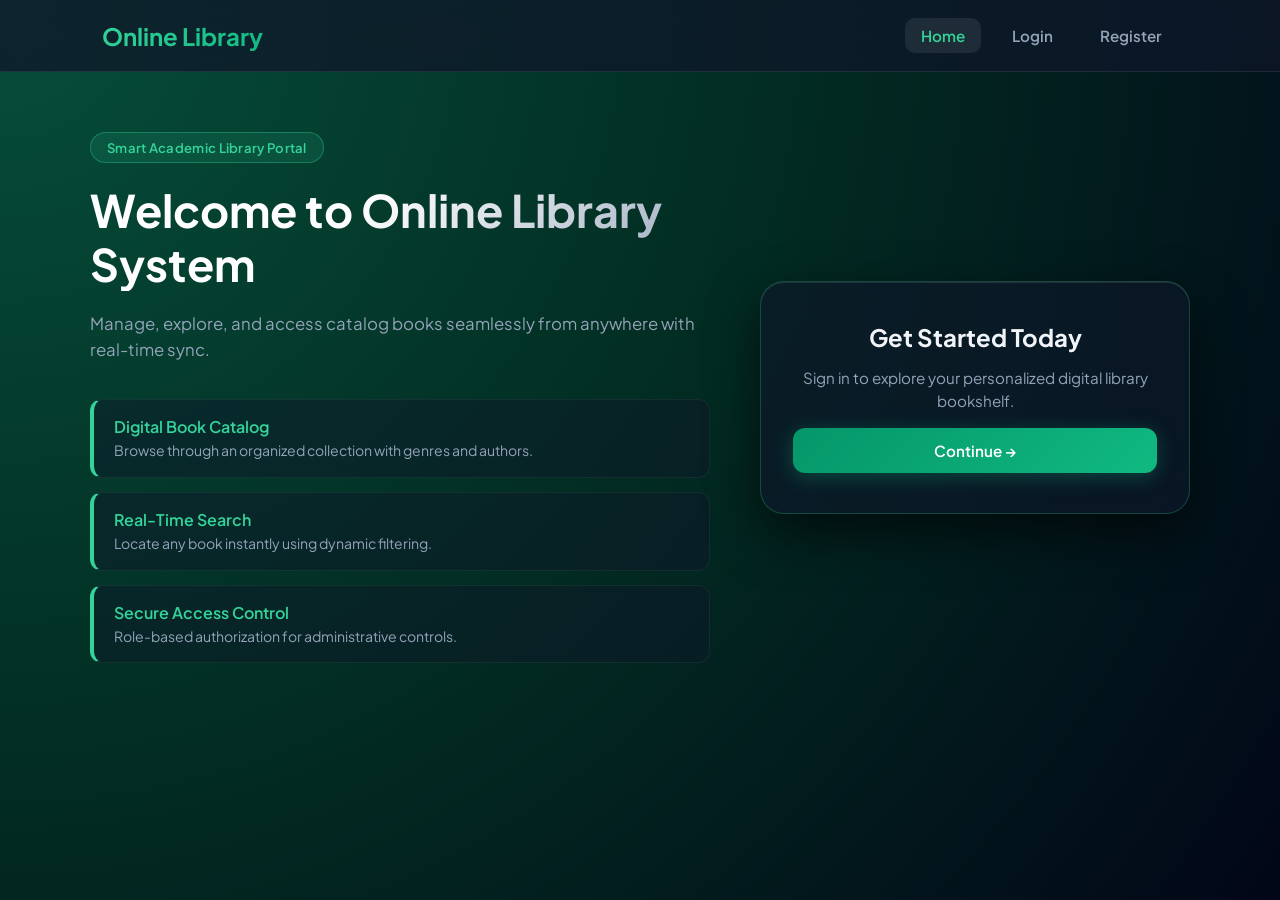
<file: index.html>
<!DOCTYPE html>
<html lang="en">
<head>
    <meta charset="UTF-8">
    <meta name="viewport" content="width=device-width, initial-scale=1.0">
    <title>Online Library System</title>
    <link rel="stylesheet" href="css/style.css">
</head>
<body class="home-bg">
    <nav>
        <h2>Online Library</h2>
        <div>
            <a href="index.html" class="active">Home</a>
            <a href="login.html">Login</a>
            <a href="register.html">Register</a>
        </div>
    </nav>

    <!-- Split Layout Hero Wrapper -->
    <main class="hero-split-wrapper">
        <!-- Left Column: Content & Description -->
        <div class="hero-left-content">
            <span class="badge-tag">Smart Academic Library Portal</span>
            <h1>Welcome to Online Library System</h1>
            <p>Manage, explore, and access catalog books seamlessly from anywhere with real-time sync.</p>
            
            <div class="features-list">
                <div class="feature-item">
                    <h4>Digital Book Catalog</h4>
                    <p>Browse through an organized collection with genres and authors.</p>
                </div>
                <div class="feature-item">
                    <h4>Real-Time Search</h4>
                    <p>Locate any book instantly using dynamic filtering.</p>
                </div>
                <div class="feature-item">
                    <h4>Secure Access Control</h4>
                    <p>Role-based authorization for administrative controls.</p>
                </div>
            </div>
        </div>

        <!-- Right Column: Action Box with Continue Button -->
        <div class="hero-right-action">
            <div class="action-card">
                <h3>Get Started Today</h3>
                <p>Sign in to explore your personalized digital library bookshelf.</p>
                <a href="login.html" class="btn btn-continue">Continue &rarr;</a>
            </div>
        </div>
    </main>
</body>
</html>
</file>
<file: css/style.css>
/* Google Fonts Import */
@import url('https://fonts.googleapis.com/css2?family=Plus+Jakarta+Sans:wght@300;400;500;600;700&display=swap');

* {
    margin: 0;
    padding: 0;
    box-sizing: border-box;
    font-family: 'Plus Jakarta Sans', sans-serif;
}

body {
    min-height: 100vh;
    color: #f8fafc;
    display: flex;
    flex-direction: column;
}

/* 🎨 Background Themes */
body.home-bg {
    background: radial-gradient(circle at top left, #064e3b, #022c22, #020617);
}

body.login-bg {
    background: radial-gradient(circle at top left, #111827, #0f172a, #030712);
}

body.register-bg {
    background: radial-gradient(circle at top left, #065f46, #0f172a, #020617);
}

body.dashboard-bg {
    background: radial-gradient(circle at top left, #0f172a, #090d16, #020617);
}

/* Navbar */
nav {
    background: rgba(15, 23, 42, 0.75);
    backdrop-filter: blur(16px);
    -webkit-backdrop-filter: blur(16px);
    border-bottom: 1px solid rgba(255, 255, 255, 0.08);
    padding: 18px 8%;
    display: flex;
    justify-content: space-between;
    align-items: center;
    position: sticky;
    top: 0;
    z-index: 100;
}

nav h2 {
    font-size: 1.5rem;
    font-weight: 700;
    background: linear-gradient(135deg, #34d399, #10b981);
    -webkit-background-clip: text;
    -webkit-text-fill-color: transparent;
}

nav div {
    display: flex;
    align-items: center;
    gap: 15px;
}

nav a {
    text-decoration: none;
    color: #94a3b8;
    font-weight: 600;
    font-size: 0.95rem;
    padding: 8px 16px;
    border-radius: 10px;
    transition: all 0.3s ease;
}

nav a:hover, nav a.active {
    background: rgba(255, 255, 255, 0.08);
    color: #34d399;
}

.user-nav {
    display: flex;
    align-items: center;
    gap: 18px;
}

.user-email {
    font-size: 0.9rem;
    color: #94a3b8;
    font-weight: 500;
}

.btn-logout {
    padding: 8px 18px;
    background: rgba(239, 68, 68, 0.15);
    border: 1px solid rgba(239, 68, 68, 0.3);
    color: #fca5a5;
    border-radius: 10px;
    font-weight: 600;
    font-size: 0.88rem;
    cursor: pointer;
    transition: all 0.3s ease;
}

.btn-logout:hover {
    background: rgba(239, 68, 68, 0.8);
    color: #ffffff;
}

/* 2-Column Split Hero Layout for Home Page */
.hero-split-wrapper {
    max-width: 1100px;
    margin: 60px auto;
    width: 90%;
    display: grid;
    grid-template-columns: 1.3fr 0.9fr;
    gap: 50px;
    align-items: center;
}

/* Left Content Column */
.hero-left-content {
    display: flex;
    flex-direction: column;
    gap: 20px;
}

.badge-tag {
    display: inline-block;
    align-self: flex-start;
    padding: 6px 16px;
    background: rgba(52, 211, 153, 0.12);
    color: #34d399;
    border: 1px solid rgba(52, 211, 153, 0.35);
    border-radius: 20px;
    font-size: 0.82rem;
    font-weight: 600;
    letter-spacing: 0.3px;
}

.hero-left-content h1 {
    font-size: 2.8rem;
    font-weight: 700;
    line-height: 1.2;
    background: linear-gradient(135deg, #ffffff 40%, #94a3b8);
    -webkit-background-clip: text;
    -webkit-text-fill-color: transparent;
}

.hero-left-content p {
    color: #94a3b8;
    font-size: 1.05rem;
    line-height: 1.6;
}

/* Minimal Feature Items */
.features-list {
    margin-top: 15px;
    display: flex;
    flex-direction: column;
    gap: 14px;
}

.feature-item {
    background: rgba(15, 23, 42, 0.45);
    padding: 16px 20px;
    border-radius: 12px;
    border: 1px solid rgba(255, 255, 255, 0.06);
    border-left: 4px solid #34d399;
    transition: all 0.3s ease;
}

.feature-item:hover {
    background: rgba(15, 23, 42, 0.7);
    transform: translateX(4px);
    border-color: rgba(52, 211, 153, 0.2);
    border-left-color: #10b981;
}

.feature-item h4 {
    font-size: 1rem;
    color: #34d399;
    font-weight: 600;
    margin-bottom: 4px;
}

.feature-item p {
    font-size: 0.88rem;
    color: #94a3b8;
    line-height: 1.4;
}

/* Right Action Column & Card */
.hero-right-action {
    display: flex;
    justify-content: center;
}

.action-card {
    background: rgba(15, 23, 42, 0.65);
    backdrop-filter: blur(20px);
    -webkit-backdrop-filter: blur(20px);
    border: 1px solid rgba(52, 211, 153, 0.25);
    border-radius: 24px;
    padding: 40px 32px;
    text-align: center;
    box-shadow: 0 20px 50px rgba(0, 0, 0, 0.6), inset 0 1px 0 rgba(255, 255, 255, 0.1);
    display: flex;
    flex-direction: column;
    gap: 15px;
    width: 100%;
}

.action-card h3 {
    font-size: 1.5rem;
    color: #f1f5f9;
}

.action-card p {
    font-size: 0.95rem;
    color: #94a3b8;
    line-height: 1.5;
}

/* 🔐 Auth Container Style */
.auth-container {
    max-width: 440px;
    margin: 80px auto;
    padding: 42px 38px;
    width: 90%;
    border-radius: 24px;
    background: rgba(15, 23, 42, 0.75);
    backdrop-filter: blur(20px);
    -webkit-backdrop-filter: blur(20px);
    border: 1px solid rgba(52, 211, 153, 0.3);
    box-shadow: 0 25px 50px -12px rgba(0, 0, 0, 0.7), 0 0 20px rgba(52, 211, 153, 0.1);
    display: flex;
    flex-direction: column;
}

.auth-title {
    font-size: 1.8rem;
    font-weight: 700;
    background: linear-gradient(135deg, #ffffff 60%, #34d399);
    -webkit-background-clip: text;
    -webkit-text-fill-color: transparent;
    margin-bottom: 8px;
    letter-spacing: -0.5px;
}

.auth-sub {
    color: #94a3b8;
    font-size: 0.88rem;
    margin-bottom: 26px;
    line-height: 1.4;
}

form {
    display: flex;
    flex-direction: column;
    gap: 18px;
    width: 100%;
}

.form-group {
    display: flex;
    flex-direction: column;
    gap: 8px;
    text-align: left;
}

.form-group label {
    font-size: 0.88rem;
    color: #cbd5e1;
    font-weight: 500;
}

input {
    width: 100%;
    padding: 13px 16px;
    background: rgba(15, 23, 42, 0.8);
    border: 1px solid rgba(255, 255, 255, 0.12);
    border-radius: 12px;
    color: #f8fafc;
    font-size: 0.95rem;
    outline: none;
    transition: all 0.3s ease;
}

input::placeholder {
    color: #64748b;
}

input:focus {
    border-color: #34d399;
    box-shadow: 0 0 0 3px rgba(52, 211, 153, 0.2);
    background: rgba(15, 23, 42, 0.95);
}

/* 📊 Dashboard Styles */
.dashboard-container {
    max-width: 1100px;
    margin: 40px auto;
    width: 90%;
    display: flex;
    flex-direction: column;
    gap: 32px;
}

.dashboard-card {
    background: rgba(15, 23, 42, 0.7);
    backdrop-filter: blur(20px);
    -webkit-backdrop-filter: blur(20px);
    border: 1px solid rgba(255, 255, 255, 0.08);
    border-radius: 20px;
    padding: 28px;
    box-shadow: 0 15px 35px rgba(0, 0, 0, 0.5);
}

.section-title {
    font-size: 1.3rem;
    font-weight: 700;
    color: #f1f5f9;
    margin-bottom: 20px;
}

/* Vertical Form Layout for Add New Book */
.form-grid {
    display: flex;
    flex-direction: column;
    gap: 16px;
}

.btn-add {
    margin-top: 10px;
    width: 100%;
}

.list-header {
    display: flex;
    justify-content: space-between;
    align-items: center;
    margin-bottom: 20px;
}

.list-header .section-title {
    margin-bottom: 0;
}

/* 🔍 Large Centered Search Bar Styling */
.search-container {
    width: 100%;
    display: flex;
    justify-content: center;
    margin-bottom: 24px;
}

.search-input-lg {
    width: 100%;
    padding: 14px 20px;
    font-size: 1rem;
    border-radius: 14px;
    background: rgba(15, 23, 42, 0.9);
    border: 1px solid rgba(52, 211, 153, 0.3);
    color: #f8fafc;
    box-shadow: 0 4px 15px rgba(0, 0, 0, 0.3);
    transition: all 0.3s ease;
}

.search-input-lg::placeholder {
    color: #94a3b8;
}

.search-input-lg:focus {
    border-color: #34d399;
    box-shadow: 0 0 0 4px rgba(52, 211, 153, 0.25);
    background: rgba(15, 23, 42, 0.95);
}

.table-wrapper {
    overflow-x: auto;
}

.book-table {
    width: 100%;
    border-collapse: collapse;
    text-align: left;
}

.book-table th {
    padding: 14px 16px;
    background: rgba(2, 6, 23, 0.5);
    color: #34d399;
    font-weight: 600;
    font-size: 0.9rem;
    border-bottom: 1px solid rgba(255, 255, 255, 0.08);
}

.book-table td {
    padding: 16px;
    border-bottom: 1px solid rgba(255, 255, 255, 0.05);
    color: #cbd5e1;
    font-size: 0.92rem;
}

.book-table tr:hover td {
    background: rgba(255, 255, 255, 0.02);
}

.text-center {
    text-align: center;
}

.action-btns {
    display: flex;
    gap: 10px;
    justify-content: center;
}

.btn-sm {
    padding: 6px 14px;
    font-size: 0.82rem;
    border-radius: 8px;
    border: none;
    font-weight: 600;
    cursor: pointer;
    transition: all 0.3s ease;
}

.btn-edit {
    background: rgba(52, 211, 153, 0.15);
    color: #34d399;
    border: 1px solid rgba(52, 211, 153, 0.3);
}

.btn-edit:hover {
    background: #10b981;
    color: #ffffff;
}

.btn-delete {
    background: rgba(239, 68, 68, 0.15);
    color: #fca5a5;
    border: 1px solid rgba(239, 68, 68, 0.3);
}

.btn-delete:hover {
    background: #ef4444;
    color: #ffffff;
}

/* Buttons */
.btn {
    display: inline-block;
    padding: 13px 24px;
    border: none;
    border-radius: 12px;
    font-weight: 600;
    font-size: 0.95rem;
    cursor: pointer;
    text-decoration: none;
    text-align: center;
    transition: all 0.3s ease;
    background: linear-gradient(135deg, #059669, #10b981);
    color: #ffffff;
    box-shadow: 0 4px 20px rgba(16, 185, 129, 0.3);
}

.btn:hover {
    transform: translateY(-2px);
    box-shadow: 0 8px 25px rgba(16, 185, 129, 0.5);
}

/* Responsive Grid */
@media (max-width: 868px) {
    .hero-split-wrapper {
        grid-template-columns: 1fr;
        gap: 40px;
    }
}
</file>
